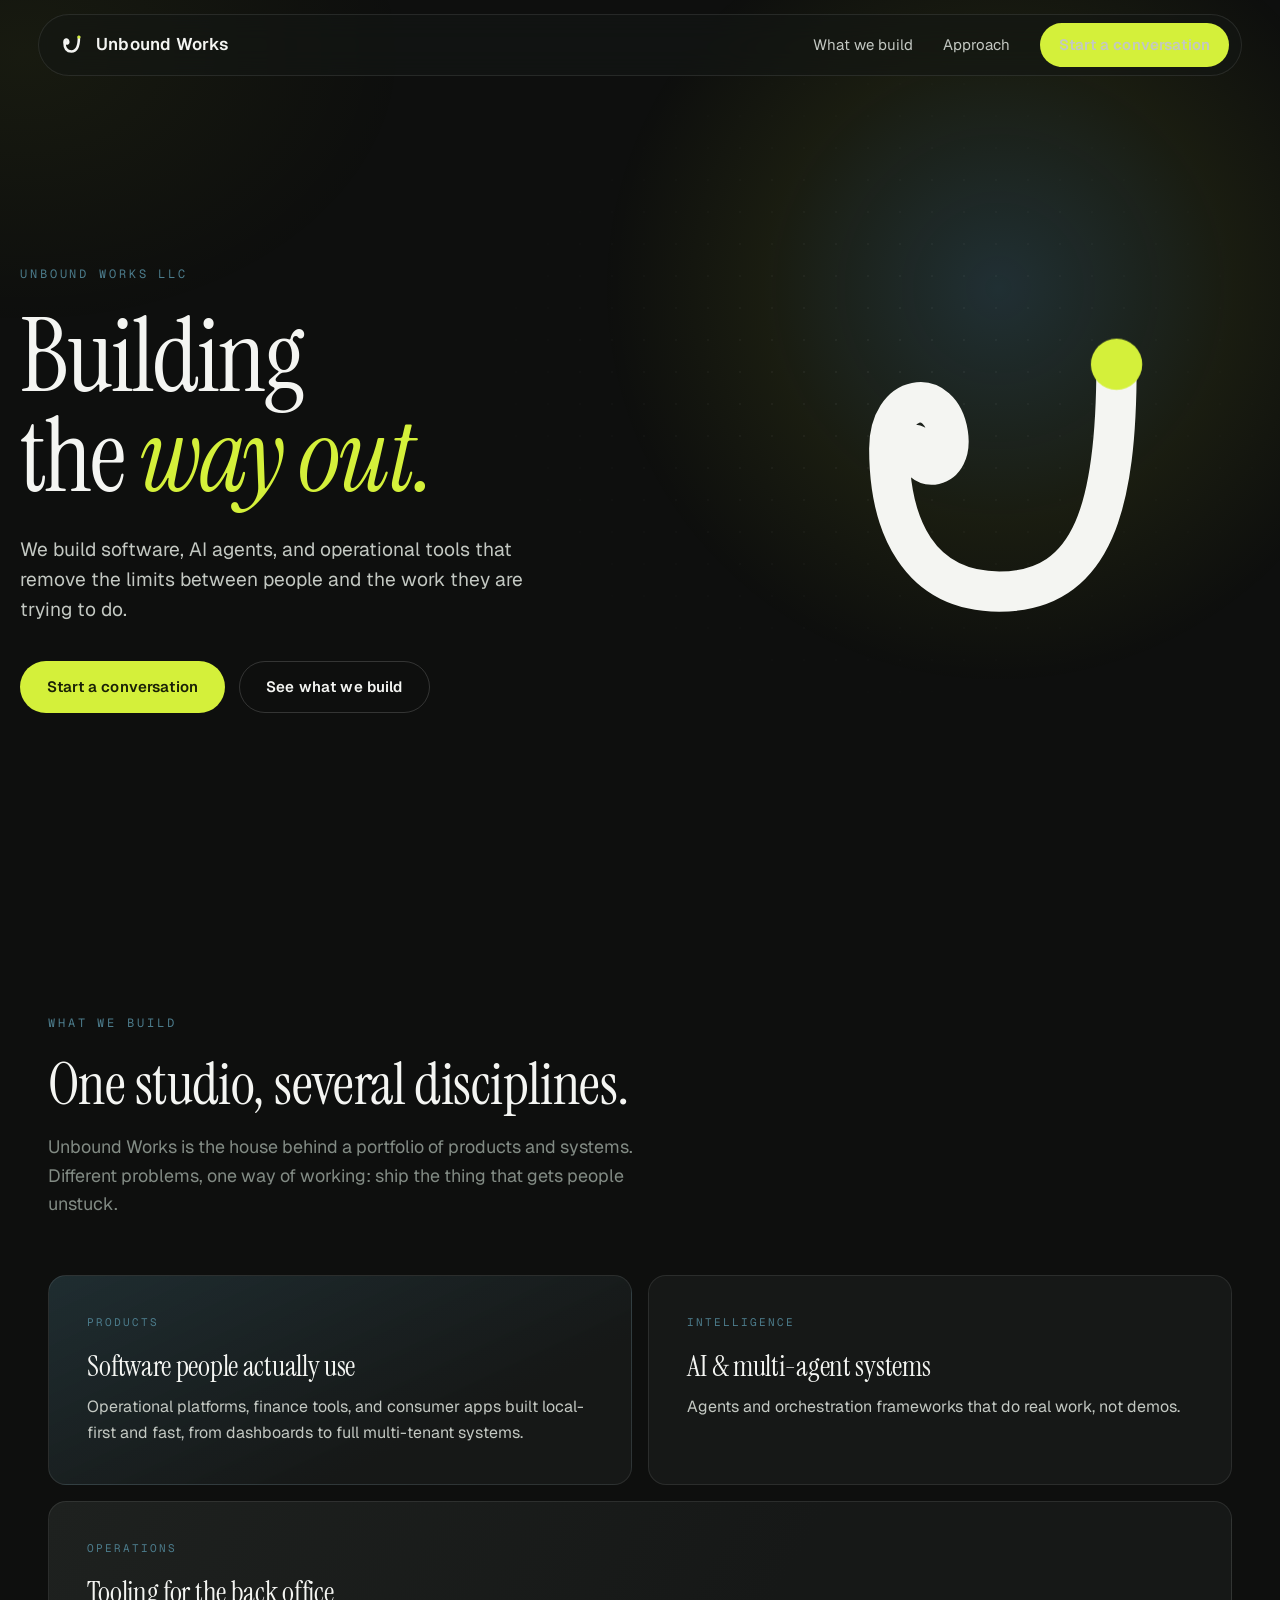
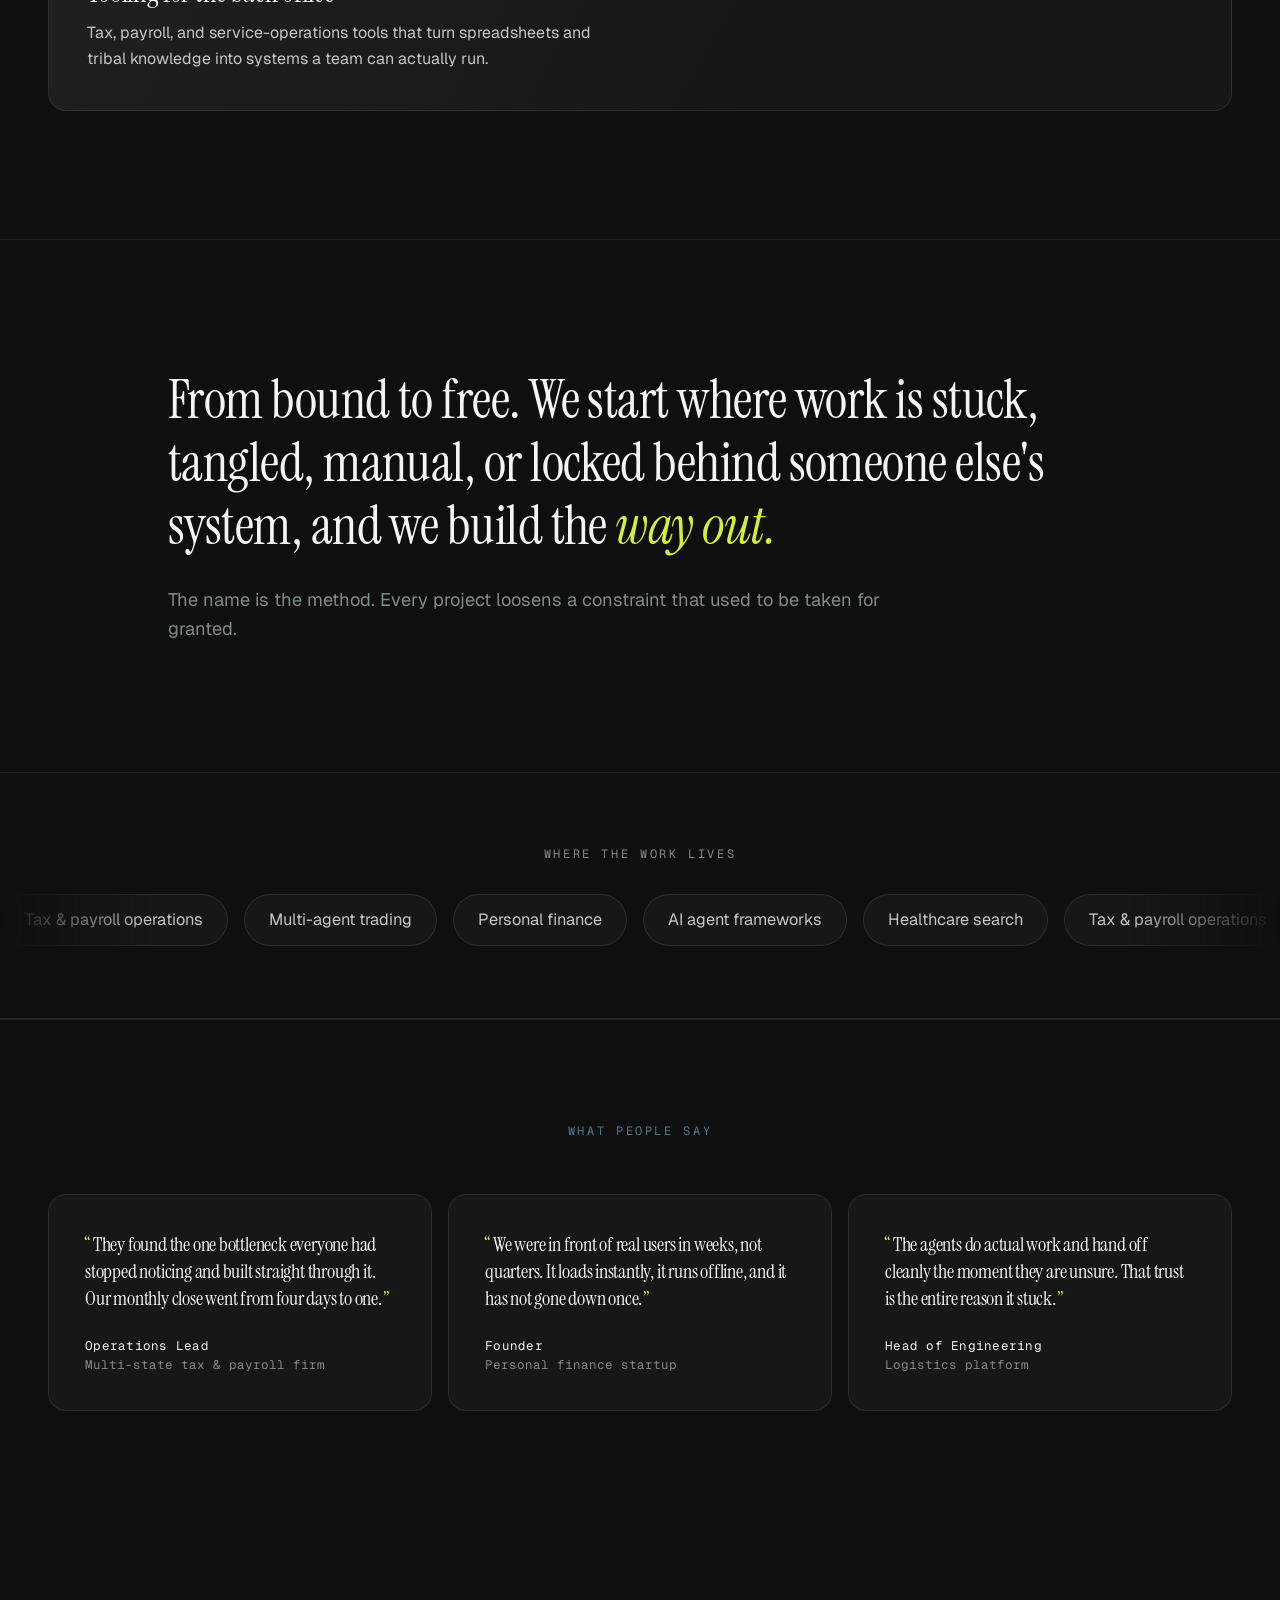
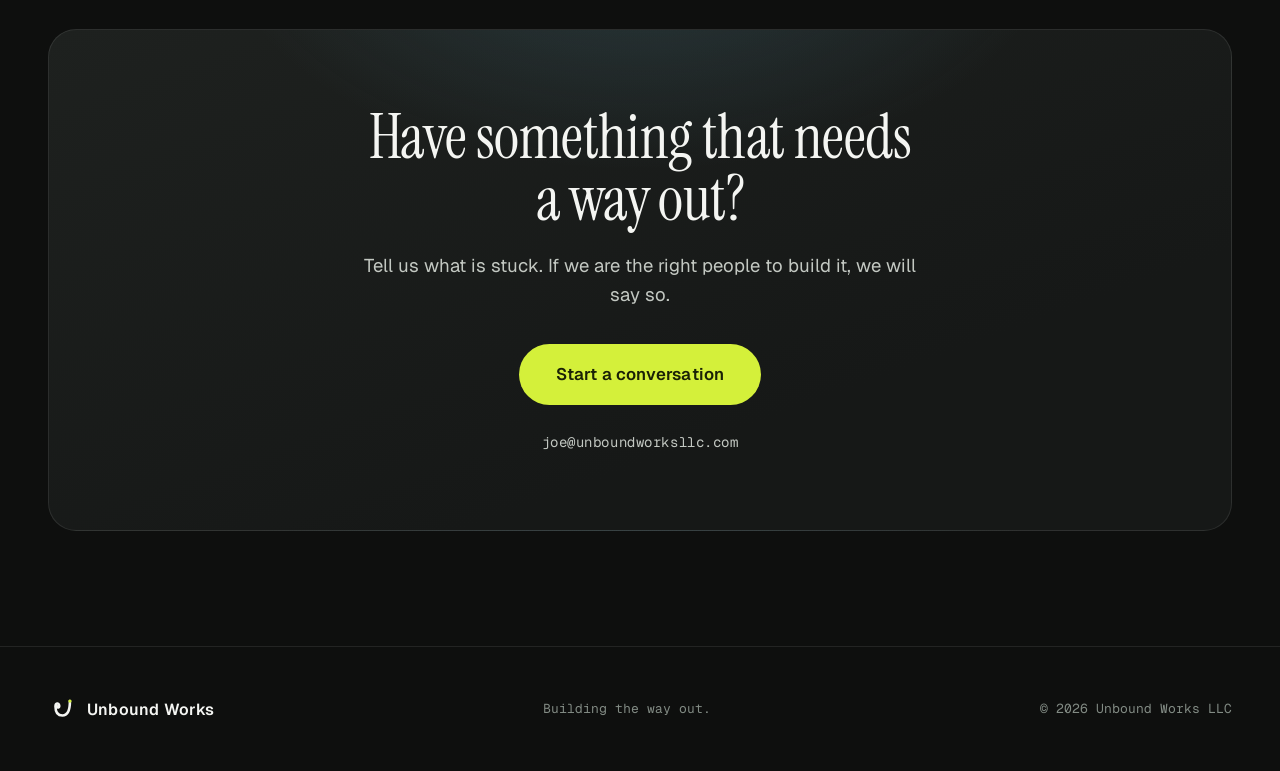
<file: index.html>
<!DOCTYPE html>
<html lang="en">
<head>
<meta charset="UTF-8">
<meta name="viewport" content="width=device-width, initial-scale=1.0">
<title>Unbound Works — Building the way out</title>
<meta name="description" content="Unbound Works builds software, AI agents, and operational tools that remove the limits between people and their work.">
<meta property="og:title" content="Unbound Works">
<meta property="og:description" content="Building the way out.">
<meta property="og:type" content="website">
<link rel="preconnect" href="https://fonts.googleapis.com">
<link rel="preconnect" href="https://fonts.gstatic.com" crossorigin>
<link href="https://fonts.googleapis.com/css2?family=Geist:wght@400;500;600;700&family=Geist+Mono:wght@400;500&family=Instrument+Serif:ital@0;1&display=swap" rel="stylesheet">
<link rel="stylesheet" href="styles.css">
</head>
<body>

<svg width="0" height="0" style="position:absolute" aria-hidden="true">
  <symbol id="uw-mark" viewBox="0 0 240 240">
    <path d="M188,52 C188,128 176,176 124,176 C80,176 64,140 64,98 C64,68 92,64 96,90 C99,110 80,112 78,96"
      fill="none" stroke-width="22" stroke-linecap="round" stroke-linejoin="round"/>
  </symbol>
</svg>

<header>
  <div class="wrap">
    <nav>
      <a class="brand" href="index.html" aria-label="Unbound Works home">
        <svg viewBox="0 0 240 240"><use href="#uw-mark" stroke="var(--ink)"/><circle cx="188" cy="52" r="14" fill="var(--accent)"/></svg>
        <span>Unbound&nbsp;Works</span>
      </a>
      <div class="nav-links">
        <a href="what-we-build.html">What we build</a>
        <a href="approach.html">Approach</a>
        <a href="#contact" class="btn btn-primary nav-cta">Start a conversation</a>
      </div>
    </nav>
  </div>
</header>

<main id="top">

  <!-- HERO -->
  <section class="hero wrap">
    <div class="hero-bg" aria-hidden="true"></div>
    <div class="hero-inner">
      <div class="eyebrow">Unbound Works LLC</div>
      <h1>Building<br>the <span class="free">way out.</span></h1>
      <p class="lead">We build software, AI agents, and operational tools that remove the limits between people and the work they are trying to do.</p>
      <div class="hero-actions">
        <a href="#contact" class="btn btn-primary">Start a conversation</a>
        <a href="what-we-build.html" class="btn btn-ghost">See what we build</a>
      </div>
    </div>
    <div class="hero-art" aria-hidden="true">
      <svg viewBox="0 0 240 240">
        <path class="mark-line"
          d="M188,52 C188,128 176,176 124,176 C80,176 64,140 64,98 C64,68 92,64 96,90 C99,110 80,112 78,96"/>
        <circle class="mark-tip" cx="188" cy="52" r="14"/>
      </svg>
    </div>
  </section>

  <!-- CAPABILITIES -->
  <section class="pad" id="work">
    <div class="wrap">
      <div class="sec-head reveal">
        <div class="eyebrow">What we build</div>
        <h2>One studio, several disciplines.</h2>
        <p>Unbound Works is the house behind a portfolio of products and systems. Different problems, one way of working: ship the thing that gets people unstuck.</p>
      </div>
      <div class="bento">
        <div class="cell c-soft reveal">
          <span class="tag">Products</span>
          <h3>Software people actually use</h3>
          <p>Operational platforms, finance tools, and consumer apps built local-first and fast, from dashboards to full multi-tenant systems.</p>
          <svg class="watermark" viewBox="0 0 240 240"><use href="#uw-mark"/></svg>
        </div>
        <div class="cell c-ai reveal">
          <span class="tag">Intelligence</span>
          <h3>AI &amp; multi-agent systems</h3>
          <p>Agents and orchestration frameworks that do real work, not demos.</p>
        </div>
        <div class="cell c-ops reveal">
          <span class="tag">Operations</span>
          <h3>Tooling for the back office</h3>
          <p>Tax, payroll, and service-operations tools that turn spreadsheets and tribal knowledge into systems a team can actually run.</p>
        </div>
      </div>
    </div>
  </section>

  <!-- MANIFESTO -->
  <section class="pad manifesto">
    <div class="wrap reveal">
      <p class="big">From bound to free. We start where work is stuck, tangled, manual, or locked behind someone else's system, and we build the <b>way out.</b></p>
      <p class="sub">The name is the method. Every project loosens a constraint that used to be taken for granted.</p>
    </div>
  </section>

  <!-- DOMAINS -->
  <section class="domains">
    <div class="label">Where the work lives</div>
    <div class="marquee">
      <div class="marquee-track">
        <span class="chip">Tax &amp; payroll operations</span>
        <span class="chip">Multi-agent trading</span>
        <span class="chip">Personal finance</span>
        <span class="chip">AI agent frameworks</span>
        <span class="chip">Healthcare search</span>
        <span class="chip" aria-hidden="true">Tax &amp; payroll operations</span>
        <span class="chip" aria-hidden="true">Multi-agent trading</span>
        <span class="chip" aria-hidden="true">Personal finance</span>
        <span class="chip" aria-hidden="true">AI agent frameworks</span>
        <span class="chip" aria-hidden="true">Healthcare search</span>
      </div>
    </div>
  </section>

  <!-- TESTIMONIALS -->
  <section class="testimonials">
    <div class="wrap">
      <div class="label">What people say</div>
      <div class="tgrid">
        <figure class="quote reveal">
          <blockquote>They found the one bottleneck everyone had stopped noticing and built straight through it. Our monthly close went from four days to one.</blockquote>
          <figcaption>
            <div class="who">Operations Lead</div>
            <div class="role">Multi-state tax &amp; payroll firm</div>
          </figcaption>
        </figure>
        <figure class="quote reveal">
          <blockquote>We were in front of real users in weeks, not quarters. It loads instantly, it runs offline, and it has not gone down once.</blockquote>
          <figcaption>
            <div class="who">Founder</div>
            <div class="role">Personal finance startup</div>
          </figcaption>
        </figure>
        <figure class="quote reveal">
          <blockquote>The agents do actual work and hand off cleanly the moment they are unsure. That trust is the entire reason it stuck.</blockquote>
          <figcaption>
            <div class="who">Head of Engineering</div>
            <div class="role">Logistics platform</div>
          </figcaption>
        </figure>
      </div>
    </div>
  </section>

  <!-- CONTACT -->
  <section class="contact" id="contact">
    <div class="wrap">
      <div class="contact-card reveal">
        <svg class="wm" viewBox="0 0 240 240"><use href="#uw-mark"/></svg>
        <h2>Have something that needs<br>a way out?</h2>
        <p>Tell us what is stuck. If we are the right people to build it, we will say so.</p>
        <a href="mailto:joe@unboundworksllc.com?subject=Project%20inquiry" class="btn btn-primary">Start a conversation</a>
        <span class="mail">joe@unboundworksllc.com</span>
      </div>
    </div>
  </section>

</main>

<footer>
  <div class="wrap foot">
    <a class="brand" href="index.html">
      <svg viewBox="0 0 240 240" width="26" height="26"><use href="#uw-mark" stroke="var(--ink)"/><circle cx="188" cy="52" r="14" fill="var(--accent)"/></svg>
      <span>Unbound&nbsp;Works</span>
    </a>
    <span class="meta">Building the way out.</span>
    <span class="meta">&copy; 2026 Unbound Works LLC</span>
  </div>
</footer>

</body>
</html>
</file>
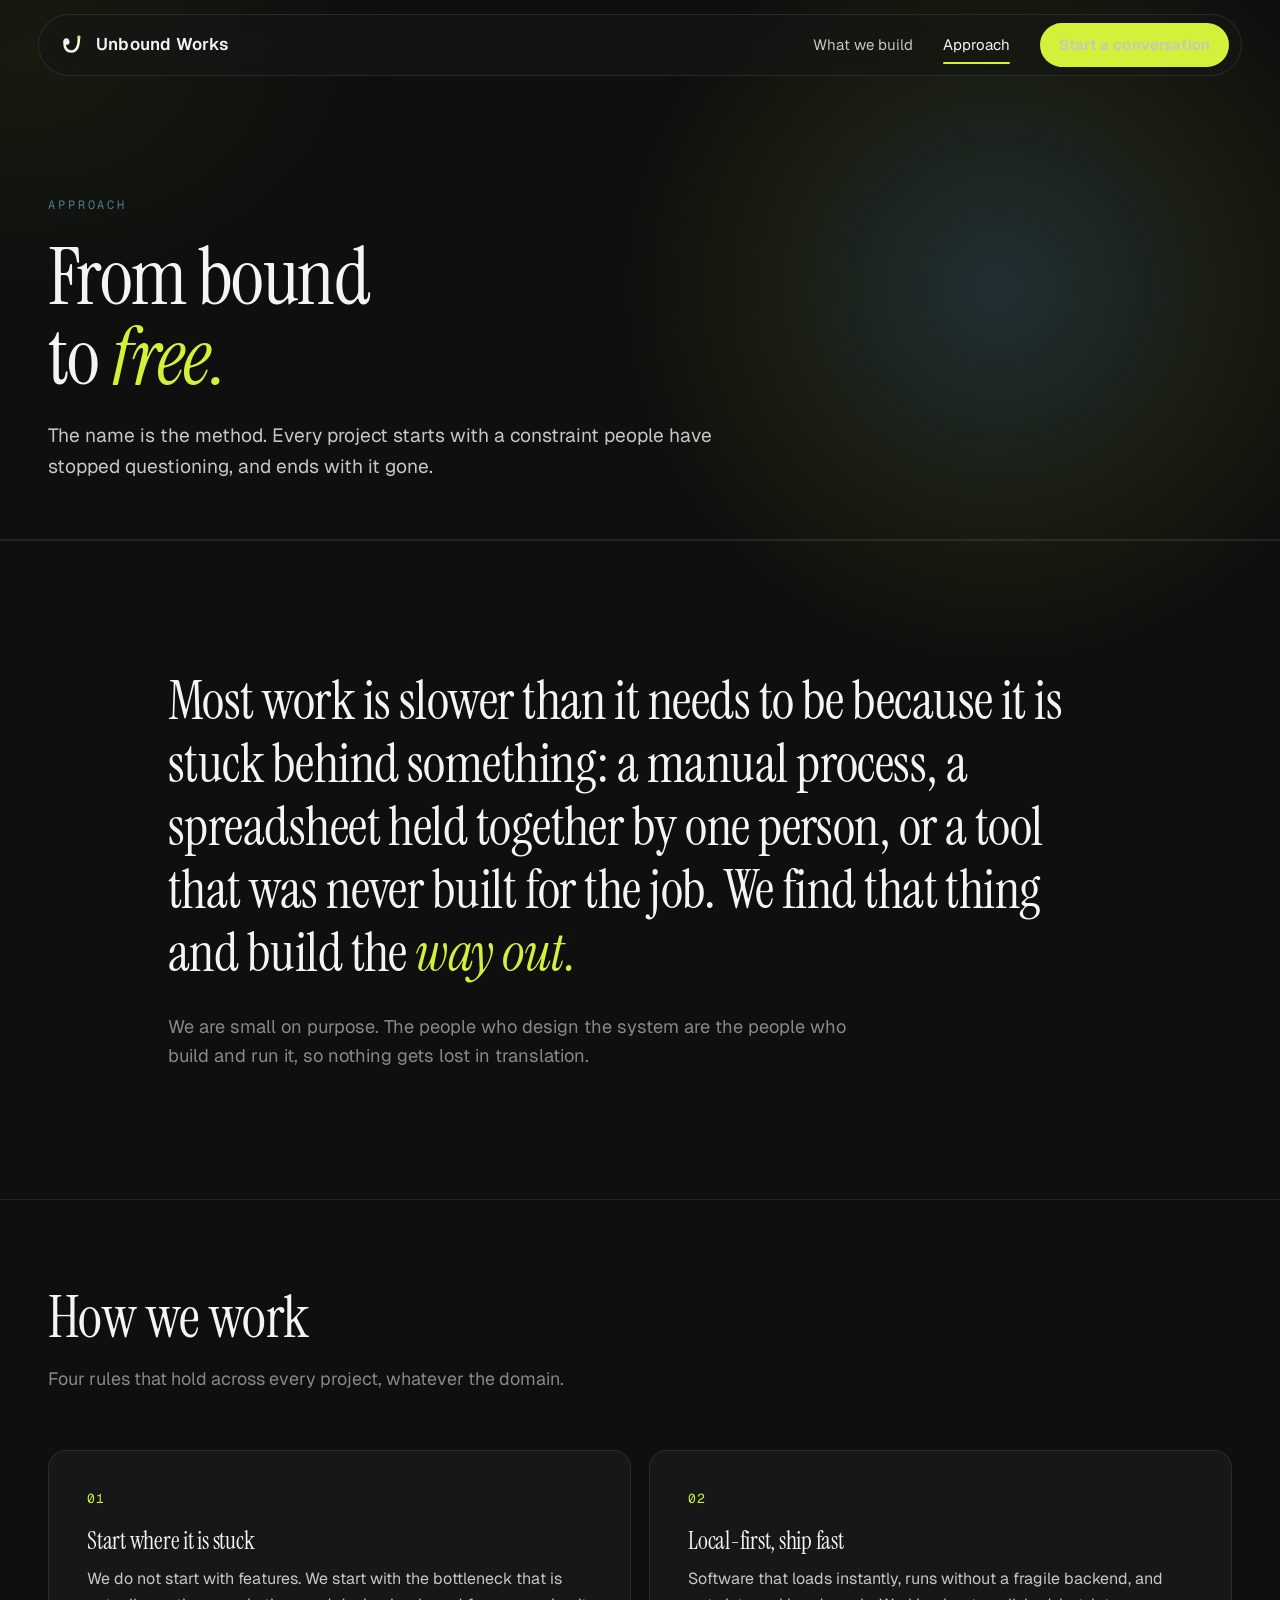
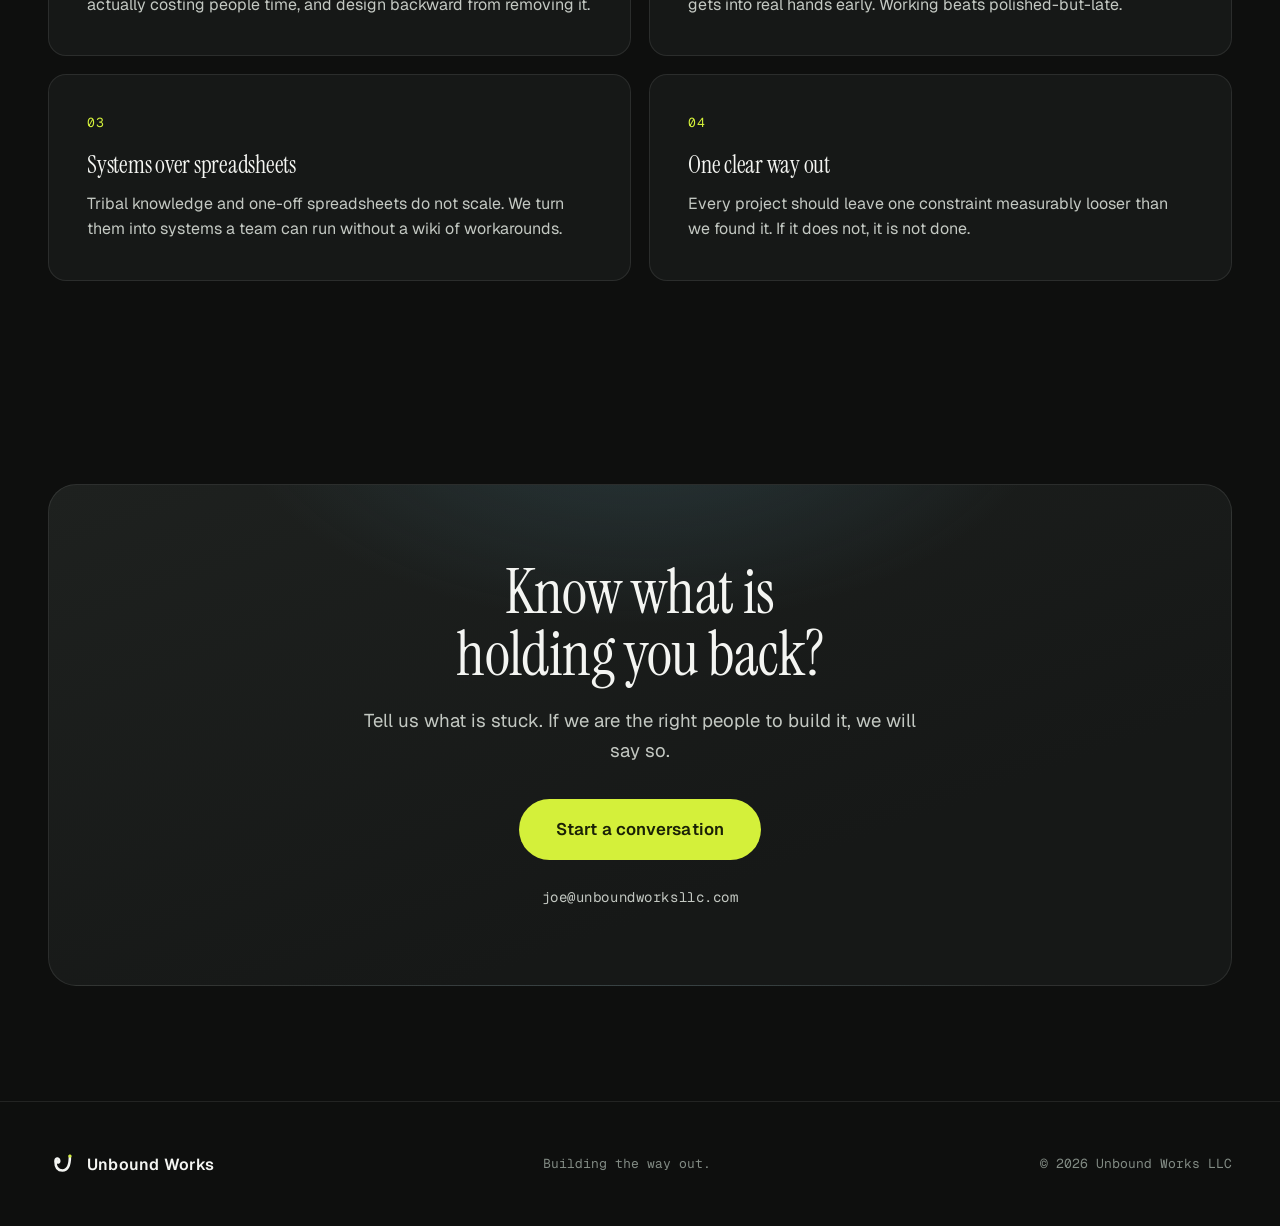
<file: approach.html>
<!DOCTYPE html>
<html lang="en">
<head>
<meta charset="UTF-8">
<meta name="viewport" content="width=device-width, initial-scale=1.0">
<title>Approach — Unbound Works</title>
<meta name="description" content="From bound to free. How Unbound Works builds: start where it's stuck, local-first, systems over spreadsheets, one way out.">
<link rel="preconnect" href="https://fonts.googleapis.com">
<link rel="preconnect" href="https://fonts.gstatic.com" crossorigin>
<link href="https://fonts.googleapis.com/css2?family=Geist:wght@400;500;600;700&family=Geist+Mono:wght@400;500&family=Instrument+Serif:ital@0;1&display=swap" rel="stylesheet">
<link rel="stylesheet" href="styles.css">
</head>
<body>

<svg width="0" height="0" style="position:absolute" aria-hidden="true">
  <symbol id="uw-mark" viewBox="0 0 240 240">
    <path d="M188,52 C188,128 176,176 124,176 C80,176 64,140 64,98 C64,68 92,64 96,90 C99,110 80,112 78,96"
      fill="none" stroke-width="22" stroke-linecap="round" stroke-linejoin="round"/>
  </symbol>
</svg>

<header>
  <div class="wrap">
    <nav>
      <a class="brand" href="index.html" aria-label="Unbound Works home">
        <svg viewBox="0 0 240 240"><use href="#uw-mark" stroke="var(--ink)"/><circle cx="188" cy="52" r="14" fill="var(--accent)"/></svg>
        <span>Unbound&nbsp;Works</span>
      </a>
      <div class="nav-links">
        <a href="what-we-build.html">What we build</a>
        <a href="approach.html" class="active">Approach</a>
        <a href="index.html#contact" class="btn btn-primary nav-cta">Start a conversation</a>
      </div>
    </nav>
  </div>
</header>

<main id="top">

  <section class="page-head">
    <div class="wrap">
      <div class="eyebrow">Approach</div>
      <h1>From bound<br>to <span class="free">free.</span></h1>
      <p>The name is the method. Every project starts with a constraint people have stopped questioning, and ends with it gone.</p>
    </div>
  </section>

  <!-- Statement -->
  <section class="pad manifesto">
    <div class="wrap reveal">
      <p class="big">Most work is slower than it needs to be because it is stuck behind something: a manual process, a spreadsheet held together by one person, or a tool that was never built for the job. We find that thing and build the <b>way out.</b></p>
      <p class="sub">We are small on purpose. The people who design the system are the people who build and run it, so nothing gets lost in translation.</p>
    </div>
  </section>

  <!-- Principles -->
  <section class="pad-sm">
    <div class="wrap">
      <div class="sec-head reveal">
        <h2>How we work</h2>
        <p>Four rules that hold across every project, whatever the domain.</p>
      </div>
      <div class="principles">
        <div class="principle reveal">
          <div class="n">01</div>
          <h3>Start where it is stuck</h3>
          <p>We do not start with features. We start with the bottleneck that is actually costing people time, and design backward from removing it.</p>
        </div>
        <div class="principle reveal">
          <div class="n">02</div>
          <h3>Local-first, ship fast</h3>
          <p>Software that loads instantly, runs without a fragile backend, and gets into real hands early. Working beats polished-but-late.</p>
        </div>
        <div class="principle reveal">
          <div class="n">03</div>
          <h3>Systems over spreadsheets</h3>
          <p>Tribal knowledge and one-off spreadsheets do not scale. We turn them into systems a team can run without a wiki of workarounds.</p>
        </div>
        <div class="principle reveal">
          <div class="n">04</div>
          <h3>One clear way out</h3>
          <p>Every project should leave one constraint measurably looser than we found it. If it does not, it is not done.</p>
        </div>
      </div>
    </div>
  </section>

  <section class="contact" id="contact">
    <div class="wrap">
      <div class="contact-card reveal">
        <svg class="wm" viewBox="0 0 240 240"><use href="#uw-mark"/></svg>
        <h2>Know what is<br>holding you back?</h2>
        <p>Tell us what is stuck. If we are the right people to build it, we will say so.</p>
        <a href="mailto:joe@unboundworksllc.com?subject=Project%20inquiry" class="btn btn-primary">Start a conversation</a>
        <span class="mail">joe@unboundworksllc.com</span>
      </div>
    </div>
  </section>

</main>

<footer>
  <div class="wrap foot">
    <a class="brand" href="index.html">
      <svg viewBox="0 0 240 240" width="26" height="26"><use href="#uw-mark" stroke="var(--ink)"/><circle cx="188" cy="52" r="14" fill="var(--accent)"/></svg>
      <span>Unbound&nbsp;Works</span>
    </a>
    <span class="meta">Building the way out.</span>
    <span class="meta">&copy; 2026 Unbound Works LLC</span>
  </div>
</footer>

</body>
</html>
</file>
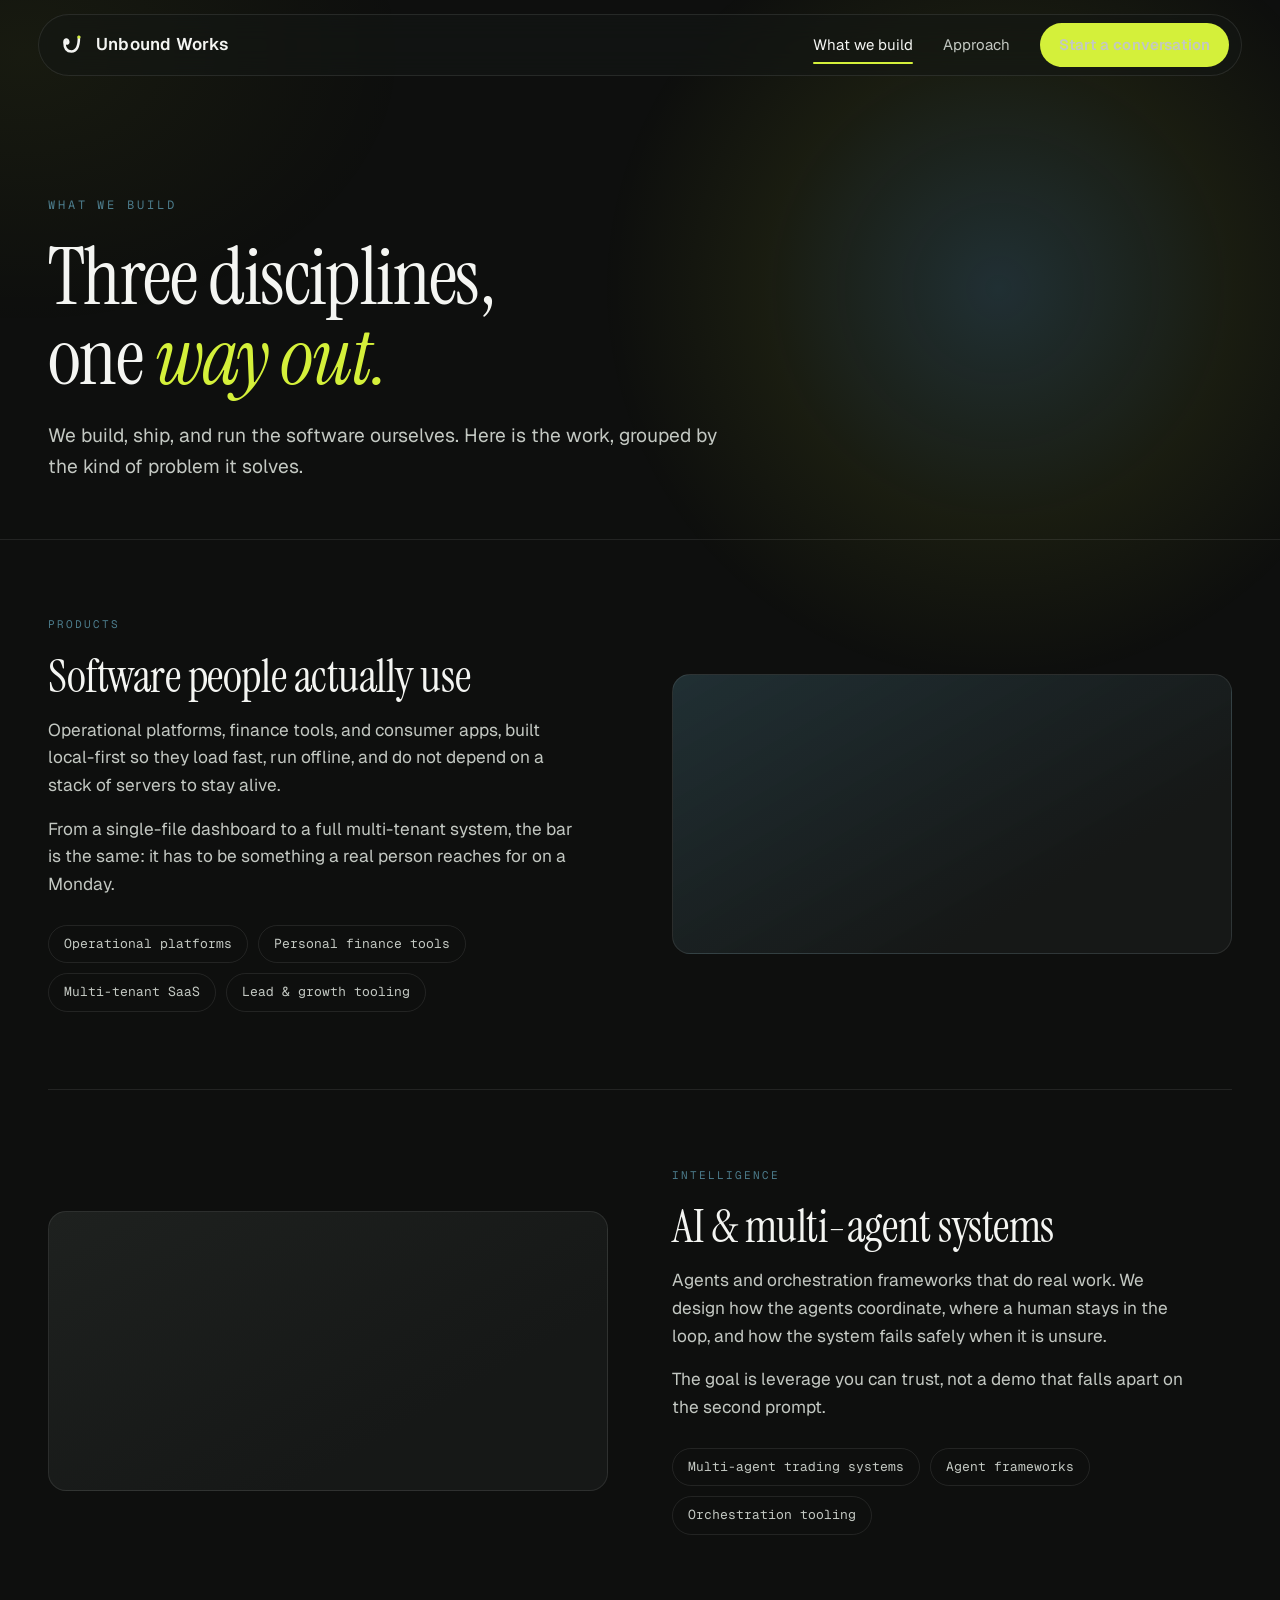
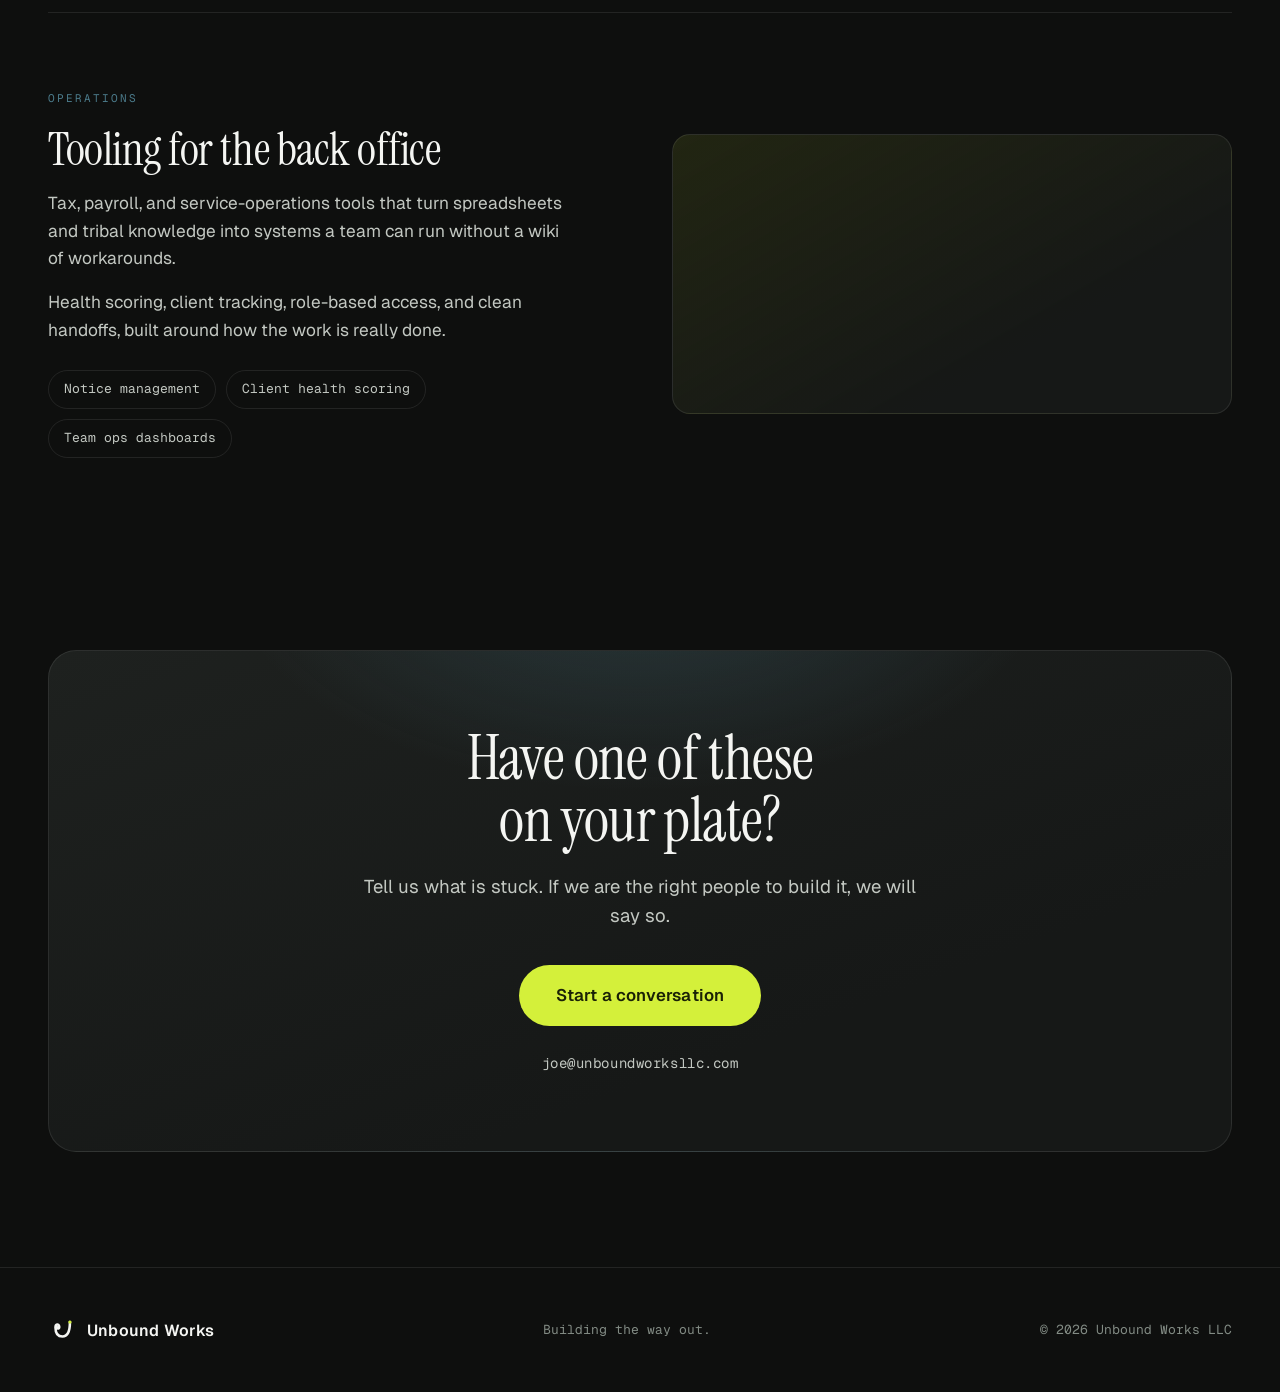
<file: what-we-build.html>
<!DOCTYPE html>
<html lang="en">
<head>
<meta charset="UTF-8">
<meta name="viewport" content="width=device-width, initial-scale=1.0">
<title>What we build — Unbound Works</title>
<meta name="description" content="Products, AI and multi-agent systems, and operations tooling built by Unbound Works.">
<link rel="preconnect" href="https://fonts.googleapis.com">
<link rel="preconnect" href="https://fonts.gstatic.com" crossorigin>
<link href="https://fonts.googleapis.com/css2?family=Geist:wght@400;500;600;700&family=Geist+Mono:wght@400;500&family=Instrument+Serif:ital@0;1&display=swap" rel="stylesheet">
<link rel="stylesheet" href="styles.css">
</head>
<body>

<svg width="0" height="0" style="position:absolute" aria-hidden="true">
  <symbol id="uw-mark" viewBox="0 0 240 240">
    <path d="M188,52 C188,128 176,176 124,176 C80,176 64,140 64,98 C64,68 92,64 96,90 C99,110 80,112 78,96"
      fill="none" stroke-width="22" stroke-linecap="round" stroke-linejoin="round"/>
  </symbol>
</svg>

<header>
  <div class="wrap">
    <nav>
      <a class="brand" href="index.html" aria-label="Unbound Works home">
        <svg viewBox="0 0 240 240"><use href="#uw-mark" stroke="var(--ink)"/><circle cx="188" cy="52" r="14" fill="var(--accent)"/></svg>
        <span>Unbound&nbsp;Works</span>
      </a>
      <div class="nav-links">
        <a href="what-we-build.html" class="active">What we build</a>
        <a href="approach.html">Approach</a>
        <a href="index.html#contact" class="btn btn-primary nav-cta">Start a conversation</a>
      </div>
    </nav>
  </div>
</header>

<main id="top">

  <section class="page-head">
    <div class="wrap">
      <div class="eyebrow">What we build</div>
      <h1>Three disciplines,<br>one <span class="free">way out.</span></h1>
      <p>We build, ship, and run the software ourselves. Here is the work, grouped by the kind of problem it solves.</p>
    </div>
  </section>

  <section>
    <div class="wrap">

      <!-- Products -->
      <article class="cap reveal">
        <div class="cap-body">
          <span class="tag">Products</span>
          <h2>Software people actually use</h2>
          <p>Operational platforms, finance tools, and consumer apps, built local-first so they load fast, run offline, and do not depend on a stack of servers to stay alive.</p>
          <p>From a single-file dashboard to a full multi-tenant system, the bar is the same: it has to be something a real person reaches for on a Monday.</p>
          <ul class="worklist">
            <li>Operational platforms</li>
            <li>Personal finance tools</li>
            <li>Multi-tenant SaaS</li>
            <li>Lead &amp; growth tooling</li>
          </ul>
        </div>
        <div class="cap-media">
          <svg class="wm" viewBox="0 0 240 240"><use href="#uw-mark"/></svg>
        </div>
      </article>

      <!-- AI & multi-agent -->
      <article class="cap flip reveal">
        <div class="cap-body">
          <span class="tag">Intelligence</span>
          <h2>AI &amp; multi-agent systems</h2>
          <p>Agents and orchestration frameworks that do real work. We design how the agents coordinate, where a human stays in the loop, and how the system fails safely when it is unsure.</p>
          <p>The goal is leverage you can trust, not a demo that falls apart on the second prompt.</p>
          <ul class="worklist">
            <li>Multi-agent trading systems</li>
            <li>Agent frameworks</li>
            <li>Orchestration tooling</li>
          </ul>
        </div>
        <div class="cap-media">
          <svg class="wm" viewBox="0 0 240 240"><use href="#uw-mark"/></svg>
        </div>
      </article>

      <!-- Operations tooling -->
      <article class="cap reveal">
        <div class="cap-body">
          <span class="tag">Operations</span>
          <h2>Tooling for the back office</h2>
          <p>Tax, payroll, and service-operations tools that turn spreadsheets and tribal knowledge into systems a team can run without a wiki of workarounds.</p>
          <p>Health scoring, client tracking, role-based access, and clean handoffs, built around how the work is really done.</p>
          <ul class="worklist">
            <li>Notice management</li>
            <li>Client health scoring</li>
            <li>Team ops dashboards</li>
          </ul>
        </div>
        <div class="cap-media alt">
          <svg class="wm" viewBox="0 0 240 240"><use href="#uw-mark"/></svg>
        </div>
      </article>

    </div>
  </section>

  <section class="contact" id="contact">
    <div class="wrap">
      <div class="contact-card reveal">
        <svg class="wm" viewBox="0 0 240 240"><use href="#uw-mark"/></svg>
        <h2>Have one of these<br>on your plate?</h2>
        <p>Tell us what is stuck. If we are the right people to build it, we will say so.</p>
        <a href="mailto:joe@unboundworksllc.com?subject=Project%20inquiry" class="btn btn-primary">Start a conversation</a>
        <span class="mail">joe@unboundworksllc.com</span>
      </div>
    </div>
  </section>

</main>

<footer>
  <div class="wrap foot">
    <a class="brand" href="index.html">
      <svg viewBox="0 0 240 240" width="26" height="26"><use href="#uw-mark" stroke="var(--ink)"/><circle cx="188" cy="52" r="14" fill="var(--accent)"/></svg>
      <span>Unbound&nbsp;Works</span>
    </a>
    <span class="meta">Building the way out.</span>
    <span class="meta">&copy; 2026 Unbound Works LLC</span>
  </div>
</footer>

</body>
</html>
</file>
<file: styles.css>
/* ============================================================
   Unbound Works — sleek modern revamp
   Dark editorial system. CSS-only motion.
   ============================================================ */

:root{
  /* surfaces */
  --canvas:#0E0F0E;        /* warm near-black */
  --surface:#161817;
  --surface-2:#1E211F;

  /* ink */
  --ink:#F4F5F2;
  --ink-soft:#C3C8C2;
  --muted:#828B84;

  /* signal */
  --accent:#D4F03A;        /* electric lime-citron */
  --accent-ink:#1A2106;    /* text on accent fills */
  --accent-2:#4C7C8C;      /* slate-cyan depth */

  /* lines + radii */
  --hairline:rgba(255,255,255,.09);
  --hairline-2:rgba(255,255,255,.16);
  --r-card:18px;
  --r-pill:999px;
  --maxw:1240px;

  --ease:cubic-bezier(.16,1,.3,1);

  /* fonts */
  --serif:'Instrument Serif',Georgia,'Times New Roman',serif;
  --sans:'Geist','Inter',system-ui,-apple-system,'Segoe UI',sans-serif;
  --mono:'Geist Mono','DM Mono',ui-monospace,'SF Mono',monospace;
}

*{box-sizing:border-box;margin:0;padding:0}
html{scroll-behavior:smooth}
body{
  background:var(--canvas);
  color:var(--ink);
  font-family:var(--sans);
  font-size:17px;
  line-height:1.6;
  -webkit-font-smoothing:antialiased;
  text-rendering:optimizeLegibility;
  overflow-x:hidden;
}
.wrap{max-width:var(--maxw);margin:0 auto;padding:0 28px}
.mono{font-family:var(--mono)}
a{color:inherit;text-decoration:none}
img,svg{display:block}
::selection{background:var(--accent);color:var(--accent-ink)}

/* static ambient field — fixed to viewport, stays in view on scroll */
body::before{
  content:"";position:fixed;inset:0;z-index:-1;pointer-events:none;
  background:
    radial-gradient(620px 620px at 78% 32%,rgba(76,124,140,.30),rgba(212,240,58,.06) 38%,transparent 64%),
    radial-gradient(700px 500px at 2% 6%,rgba(212,240,58,.05),transparent 55%);
}

/* focus visibility */
:focus-visible{outline:2px solid var(--accent);outline-offset:3px;border-radius:6px}

/* ---------- TYPE PRIMITIVES ---------- */
.serif{font-family:var(--serif);font-weight:400}
h1,h2,h3{font-family:var(--serif);font-weight:400;letter-spacing:-.01em}
.accent{color:var(--accent)}
.free{color:var(--accent);font-style:italic}

.eyebrow{
  font-family:var(--mono);font-size:12px;letter-spacing:.24em;
  text-transform:uppercase;color:var(--accent-2);margin-bottom:22px;
}
.tag{
  font-family:var(--mono);font-size:11px;letter-spacing:.18em;
  text-transform:uppercase;color:var(--accent-2);display:block;margin-bottom:18px;
}

/* ---------- BUTTONS ---------- */
.btn{
  display:inline-flex;align-items:center;gap:8px;
  font-family:var(--sans);font-size:15px;font-weight:600;cursor:pointer;
  border:1px solid transparent;border-radius:var(--r-pill);
  padding:13px 26px;letter-spacing:.01em;white-space:nowrap;
  transition:transform .2s var(--ease),background .2s,border-color .2s,color .2s;
}
.btn-primary{background:var(--accent);color:var(--accent-ink)}
.btn-primary:hover{transform:translateY(-2px);background:#e2fb55}
.btn-primary:active{transform:translateY(0) scale(.98)}
.btn-ghost{background:transparent;color:var(--ink);border-color:var(--hairline-2)}
.btn-ghost:hover{border-color:var(--accent);color:var(--accent);transform:translateY(-2px)}

/* ---------- NAV (floating glass) ---------- */
header{position:sticky;top:14px;z-index:50;margin-top:14px}
header .wrap{padding:0 18px}
nav{
  display:flex;align-items:center;justify-content:space-between;
  height:62px;padding:0 12px 0 18px;
  background:rgba(20,24,22,.62);
  backdrop-filter:blur(14px) saturate(140%);
  -webkit-backdrop-filter:blur(14px) saturate(140%);
  border:1px solid var(--hairline);
  border-radius:var(--r-pill);
}
.brand{display:flex;align-items:center;gap:11px;font-weight:600;font-size:17px;letter-spacing:.2px}
.brand svg{width:28px;height:28px}
.nav-links{display:flex;align-items:center;gap:30px}
.nav-links a{font-size:15px;color:var(--ink-soft);position:relative;transition:color .2s}
.nav-links a:not(.nav-cta):hover{color:var(--ink)}
.nav-links a:not(.nav-cta)::after{
  content:"";position:absolute;left:0;right:100%;bottom:-7px;height:2px;
  background:var(--accent);border-radius:2px;transition:right .25s var(--ease);
}
.nav-links a:not(.nav-cta):hover::after{right:0}
.nav-links a.active{color:var(--ink)}
.nav-links a.active::after{right:0}
.nav-cta{padding:9px 18px}
@media(max-width:760px){
  .nav-links{gap:14px}
  .nav-links a:not(.nav-cta){display:none}
  .nav-cta{padding:9px 15px;font-size:13.5px}
}
@media(max-width:420px){
  .brand span{font-size:15px}
  nav{padding:0 8px 0 14px}
}

/* ---------- SHARED MARK ---------- */
.mark-line{fill:none;stroke:var(--ink);stroke-width:22;stroke-linecap:round;stroke-linejoin:round}
.mark-tip{fill:var(--accent)}

/* ---------- SECTION SHELL ---------- */
section{position:relative;z-index:1}
.pad{padding:clamp(72px,10vw,128px) 0}
.pad-sm{padding:clamp(56px,7vw,88px) 0}
.sec-head{max-width:64ch;margin-bottom:clamp(36px,5vw,56px)}
.sec-head h2{font-size:clamp(2.2rem,4.6vw,3.6rem);line-height:1.04}
.sec-head p{color:var(--muted);font-size:1.12rem;margin-top:18px;max-width:54ch}

/* ---------- HERO ---------- */
.hero{
  position:relative;min-height:calc(100dvh - 90px);
  display:grid;grid-template-columns:1.1fr .9fr;align-items:center;gap:48px;
  padding:clamp(36px,7vw,72px) 0 56px;
}
.hero-bg{position:absolute;inset:-40px 0 0 0;z-index:0;pointer-events:none;overflow:hidden}
.hero-bg::after{ /* faint dot grid */
  content:"";position:absolute;inset:0;
  background-image:radial-gradient(var(--hairline) 1px,transparent 1px);
  background-size:32px 32px;
  -webkit-mask-image:radial-gradient(600px 500px at 70% 40%,#000,transparent 75%);
  mask-image:radial-gradient(600px 500px at 70% 40%,#000,transparent 75%);
  opacity:.6;
}
.hero-inner{position:relative;z-index:1}
h1{font-size:clamp(3.2rem,8.4vw,6.4rem);line-height:.98;letter-spacing:-.02em}
.hero p.lead{
  font-family:var(--sans);font-size:clamp(1.08rem,1.5vw,1.3rem);
  color:var(--ink-soft);max-width:40ch;margin:28px 0 36px;line-height:1.55;
}
.hero-actions{display:flex;gap:14px;flex-wrap:wrap}
.hero-art{position:relative;z-index:1;display:flex;justify-content:center;align-items:center}
.hero-art svg{width:min(440px,82%);height:auto;overflow:visible}
@media(max-width:860px){
  .hero{grid-template-columns:1fr;min-height:auto;padding:24px 0 44px;gap:24px}
  .hero-art{order:-1}
  .hero-art svg{width:180px}
}

/* ---------- PAGE HEADER (subpages) ---------- */
.page-head{padding:clamp(72px,10vw,120px) 0 clamp(40px,5vw,56px);border-bottom:1px solid var(--hairline)}
.page-head h1{font-size:clamp(2.8rem,6.4vw,5rem);line-height:1.0}
.page-head p{color:var(--ink-soft);font-size:1.2rem;max-width:52ch;margin-top:24px;font-family:var(--sans)}

/* ---------- BENTO (home) ---------- */
.bento{display:grid;grid-template-columns:repeat(6,1fr);gap:16px}
.cell{
  border-radius:var(--r-card);padding:clamp(26px,3vw,40px);
  position:relative;overflow:hidden;
  background:var(--surface);border:1px solid var(--hairline);
  transition:transform .35s var(--ease),border-color .35s,background .35s;
}
.cell::before{ /* hover sheen */
  content:"";position:absolute;inset:0;pointer-events:none;opacity:0;
  background:linear-gradient(130deg,transparent 40%,rgba(212,240,58,.06) 55%,transparent 70%);
  transition:opacity .4s var(--ease);
}
.cell:hover{transform:translateY(-5px);border-color:var(--hairline-2)}
.cell:hover::before{opacity:1}
.cell h3{font-size:clamp(1.5rem,2.3vw,1.9rem);line-height:1.1;margin-bottom:12px}
.cell p{color:var(--ink-soft);font-size:1rem;max-width:46ch}
.c-soft{grid-column:span 3;background:
  linear-gradient(155deg,rgba(76,124,140,.28),var(--surface) 70%)}
.c-ai{grid-column:span 3}
.c-ops{grid-column:span 6;background:
  linear-gradient(120deg,var(--surface-2),var(--surface) 60%)}
.cell .watermark{position:absolute;right:-34px;bottom:-54px;width:210px;opacity:.07;pointer-events:none}
.cell .watermark path{fill:none;stroke:var(--ink);stroke-width:22;stroke-linecap:round;stroke-linejoin:round}
@media(max-width:860px){
  .bento{grid-template-columns:1fr}
  .c-soft,.c-ai,.c-ops{grid-column:auto}
}

/* ---------- CAPABILITY DETAIL (what-we-build) ---------- */
.cap{
  display:grid;grid-template-columns:1fr 1fr;gap:clamp(28px,5vw,64px);align-items:center;
  padding:clamp(48px,6vw,80px) 0;border-bottom:1px solid var(--hairline);
}
.cap:last-of-type{border-bottom:none}
.cap.flip .cap-media{order:-1}
.cap h2{font-size:clamp(2rem,3.6vw,3rem);line-height:1.06}
.cap p{color:var(--ink-soft);font-size:1.08rem;margin-top:16px;max-width:48ch;font-family:var(--sans)}
.cap-media{
  border-radius:var(--r-card);min-height:280px;position:relative;overflow:hidden;
  border:1px solid var(--hairline);
  background:linear-gradient(150deg,rgba(76,124,140,.30),var(--surface) 72%);
}
.cap.flip .cap-media{background:linear-gradient(150deg,var(--surface-2),var(--surface) 70%)}
.cap-media.alt{background:linear-gradient(150deg,rgba(212,240,58,.10),var(--surface) 70%)}
.cap-media .wm{position:absolute;right:-30px;bottom:-50px;width:250px;opacity:.12}
.cap-media .wm path{fill:none;stroke:var(--ink);stroke-width:22;stroke-linecap:round;stroke-linejoin:round}
.worklist{list-style:none;margin-top:26px;display:flex;flex-wrap:wrap;gap:10px}
.worklist li{
  font-family:var(--mono);font-size:13px;color:var(--ink-soft);
  padding:8px 15px;border:1px solid var(--hairline);border-radius:var(--r-pill);
  transition:border-color .2s,color .2s;
}
.worklist li:hover{border-color:var(--accent);color:var(--accent)}
@media(max-width:820px){
  .cap{grid-template-columns:1fr;gap:22px}
  .cap.flip .cap-media,.cap-media{order:0}
  .cap-media{min-height:170px}
}

/* ---------- MANIFESTO ---------- */
.manifesto{border-top:1px solid var(--hairline);border-bottom:1px solid var(--hairline)}
.manifesto .wrap{max-width:1000px}
.manifesto p.big{
  font-family:var(--serif);font-size:clamp(2rem,4.4vw,3.4rem);
  line-height:1.16;letter-spacing:-.01em;font-weight:400;
}
.manifesto p.big b{color:var(--accent);font-weight:400;font-style:italic}
.manifesto .sub{color:var(--muted);font-size:1.14rem;margin-top:28px;max-width:60ch;font-family:var(--sans)}

/* ---------- PRINCIPLES (approach) ---------- */
.principles{display:grid;grid-template-columns:repeat(2,1fr);gap:18px}
.principle{
  padding:clamp(26px,3vw,38px);border:1px solid var(--hairline);
  border-radius:var(--r-card);background:var(--surface);
  transition:transform .3s var(--ease),border-color .3s;
}
.principle:hover{transform:translateY(-4px);border-color:var(--hairline-2)}
.principle .n{font-family:var(--mono);font-size:13px;color:var(--accent);margin-bottom:18px;letter-spacing:.1em}
.principle h3{font-size:1.5rem;line-height:1.1;margin-bottom:12px}
.principle p{color:var(--ink-soft);font-size:1rem;max-width:46ch;font-family:var(--sans)}
@media(max-width:760px){.principles{grid-template-columns:1fr}}

/* ---------- DOMAINS MARQUEE ---------- */
.domains{padding:clamp(48px,6vw,72px) 0;border-bottom:1px solid var(--hairline)}
.domains .label{
  font-family:var(--mono);font-size:12px;letter-spacing:.22em;text-transform:uppercase;
  color:var(--muted);text-align:center;margin-bottom:30px;
}
.marquee{position:relative;overflow:hidden;
  -webkit-mask-image:linear-gradient(90deg,transparent,#000 12%,#000 88%,transparent);
  mask-image:linear-gradient(90deg,transparent,#000 12%,#000 88%,transparent)}
.marquee-track{display:flex;gap:16px;width:max-content;animation:slide 34s linear infinite}
.marquee:hover .marquee-track{animation-play-state:paused}
.chip{
  font-size:1.02rem;color:var(--ink-soft);padding:12px 24px;
  border:1px solid var(--hairline);border-radius:var(--r-pill);white-space:nowrap;
  background:var(--surface);
}
@keyframes slide{to{transform:translateX(-50%)}}

/* ---------- TESTIMONIALS ---------- */
.testimonials{padding:clamp(64px,8vw,104px) 0;border-top:1px solid var(--hairline)}
.testimonials .label{
  font-family:var(--mono);font-size:12px;letter-spacing:.22em;text-transform:uppercase;
  color:var(--accent-2);text-align:center;margin-bottom:clamp(36px,5vw,52px);
}
.tgrid{display:grid;grid-template-columns:repeat(3,1fr);gap:16px}
.quote{
  display:flex;flex-direction:column;gap:24px;
  padding:clamp(26px,3vw,36px);border:1px solid var(--hairline);
  border-radius:var(--r-card);background:var(--surface);
  transition:transform .3s var(--ease),border-color .3s;
}
.quote:hover{transform:translateY(-4px);border-color:var(--hairline-2)}
.quote blockquote{
  font-family:var(--serif);font-size:clamp(1.2rem,1.6vw,1.45rem);
  line-height:1.34;letter-spacing:-.01em;color:var(--ink);
}
.quote blockquote::before{content:"\201C";color:var(--accent);margin-right:2px}
.quote blockquote::after{content:"\201D";color:var(--accent);margin-left:1px}
.quote figcaption{margin-top:auto;font-family:var(--mono);font-size:12.5px;line-height:1.5}
.quote figcaption .who{color:var(--ink);letter-spacing:.02em}
.quote figcaption .role{color:var(--muted)}
@media(max-width:860px){.tgrid{grid-template-columns:1fr}}

/* ---------- CONTACT ---------- */
.contact{padding:clamp(72px,9vw,120px) 0}
.contact-card{
  border-radius:28px;padding:clamp(40px,6vw,80px);text-align:center;
  position:relative;overflow:hidden;border:1px solid var(--hairline);
  background:
    radial-gradient(700px 400px at 50% -20%,rgba(76,124,140,.30),transparent 60%),
    linear-gradient(160deg,var(--surface-2),var(--surface) 70%);
}
.contact-card h2{font-size:clamp(2.4rem,5vw,3.8rem);line-height:1.02}
.contact-card p{color:var(--ink-soft);font-size:1.16rem;margin:20px auto 34px;max-width:46ch;font-family:var(--sans)}
.contact-card .btn-primary{font-size:1.05rem;padding:16px 36px}
.contact-card .mail{
  display:block;margin-top:26px;font-family:var(--mono);
  font-size:14px;letter-spacing:.04em;color:var(--ink-soft);
}
.contact-card .wm{position:absolute;left:-44px;top:-64px;width:280px;opacity:.1;pointer-events:none}
.contact-card .wm path{fill:none;stroke:var(--ink);stroke-width:22;stroke-linecap:round;stroke-linejoin:round}

/* ---------- FOOTER ---------- */
footer{border-top:1px solid var(--hairline);padding:48px 0}
.foot{display:flex;align-items:center;justify-content:space-between;gap:24px;flex-wrap:wrap}
.foot .brand{font-size:16px}
.foot .meta{font-family:var(--mono);font-size:13px;color:var(--muted)}

/* ============================================================
   CSS-ONLY MOTION
   ============================================================ */

/* hero line draws itself once on load */
@media(prefers-reduced-motion:no-preference){
  .hero-art .mark-line{
    stroke-dasharray:760;stroke-dashoffset:760;
    animation:draw 1.1s var(--ease) forwards;
  }
  .hero-art .mark-tip{opacity:0;transform:scale(.4);transform-origin:188px 52px;
    animation:pop .5s var(--ease) .7s forwards}
}
@keyframes draw{to{stroke-dashoffset:0}}
@keyframes pop{to{opacity:1;transform:scale(1)}}

/* scroll reveal — progressive enhancement, content visible by default */
@supports (animation-timeline: view){
  @media(prefers-reduced-motion:no-preference){
    .reveal{
      animation:rise linear both;
      animation-timeline:view();
      animation-range:entry 0% entry 44%;
    }
    /* staggered offsets for grids */
    .bento .cell:nth-child(2){animation-range:entry 4% entry 48%}
    .bento .cell:nth-child(3){animation-range:entry 8% entry 52%}
    .principles .principle:nth-child(2){animation-range:entry 4% entry 48%}
    .principles .principle:nth-child(3){animation-range:entry 8% entry 52%}
    .principles .principle:nth-child(4){animation-range:entry 12% entry 56%}
    .tgrid .quote:nth-child(2){animation-range:entry 4% entry 48%}
    .tgrid .quote:nth-child(3){animation-range:entry 8% entry 52%}
  }
}
@keyframes rise{from{opacity:0;transform:translateY(28px)}to{opacity:1;transform:none}}

@media(prefers-reduced-motion:reduce){
  *{animation:none!important;transition:none!important}
  html{scroll-behavior:auto}
}
</file>
